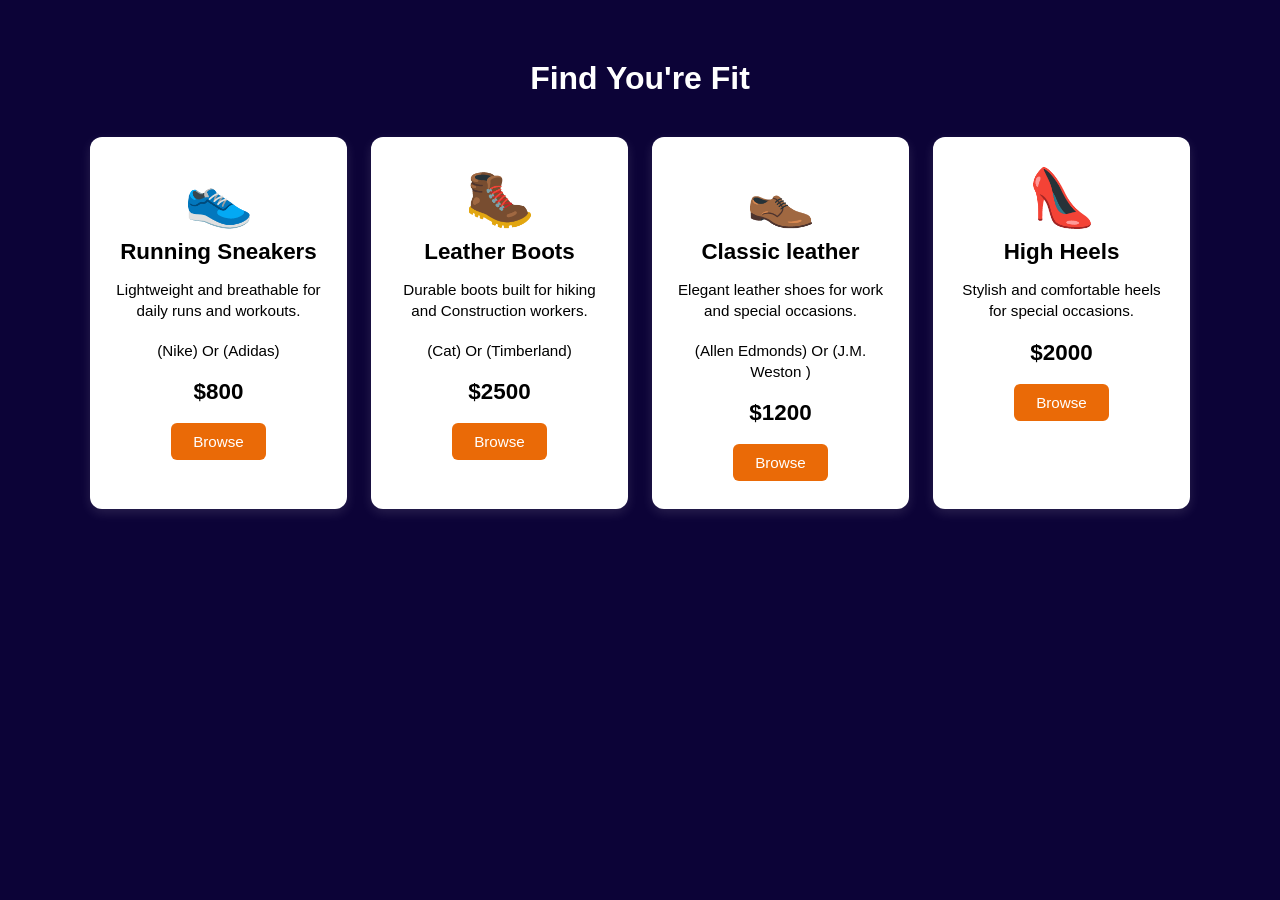
<file: index.html>
<!DOCTYPE html>
<html lang="en">
<head>
  <meta charset="UTF-8">
  <meta name="viewport" content="width=device-width, initial-scale=1.0">
  <title>Shoe Shop</title>
  <link rel="stylesheet" href="Test.css">
</head>
<body>

  <header>
    <h1>Find You're Fit</h1>
  </header>

  <main>
    <article>
      <span>👟</span>
      <h2>Running Sneakers</h2>
      <p>Lightweight and breathable for daily runs and workouts.</p>
      <p>(Nike) Or (Adidas)</p>
      <strong>$800</strong>
      <button>Browse</button>
    </article>

    <article>
      <span>🥾</span>
      <h2>Leather Boots</h2>
      <p>Durable boots built for hiking and Construction workers.</p>
      <p>(Cat) Or (Timberland) </p>
      <strong>$2500</strong>
      <button>Browse</button>
    </article>

    <article>
      <span>👞</span>
      <h2>Classic leather</h2>
      <p>Elegant leather shoes for work and special occasions.</p>
      <p>(Allen Edmonds) Or (J.M. Weston ) </p>
      <strong>$1200</strong>
      <button>Browse</button>
    </article>

    <article>
      <span>👠</span>
      <h2>High Heels</h2>
      <p>Stylish and comfortable heels for special occasions.</p>
      <strong>$2000</strong>
      <button>Browse</button>
    </article>
  </main>

</body>
</html>
</file>
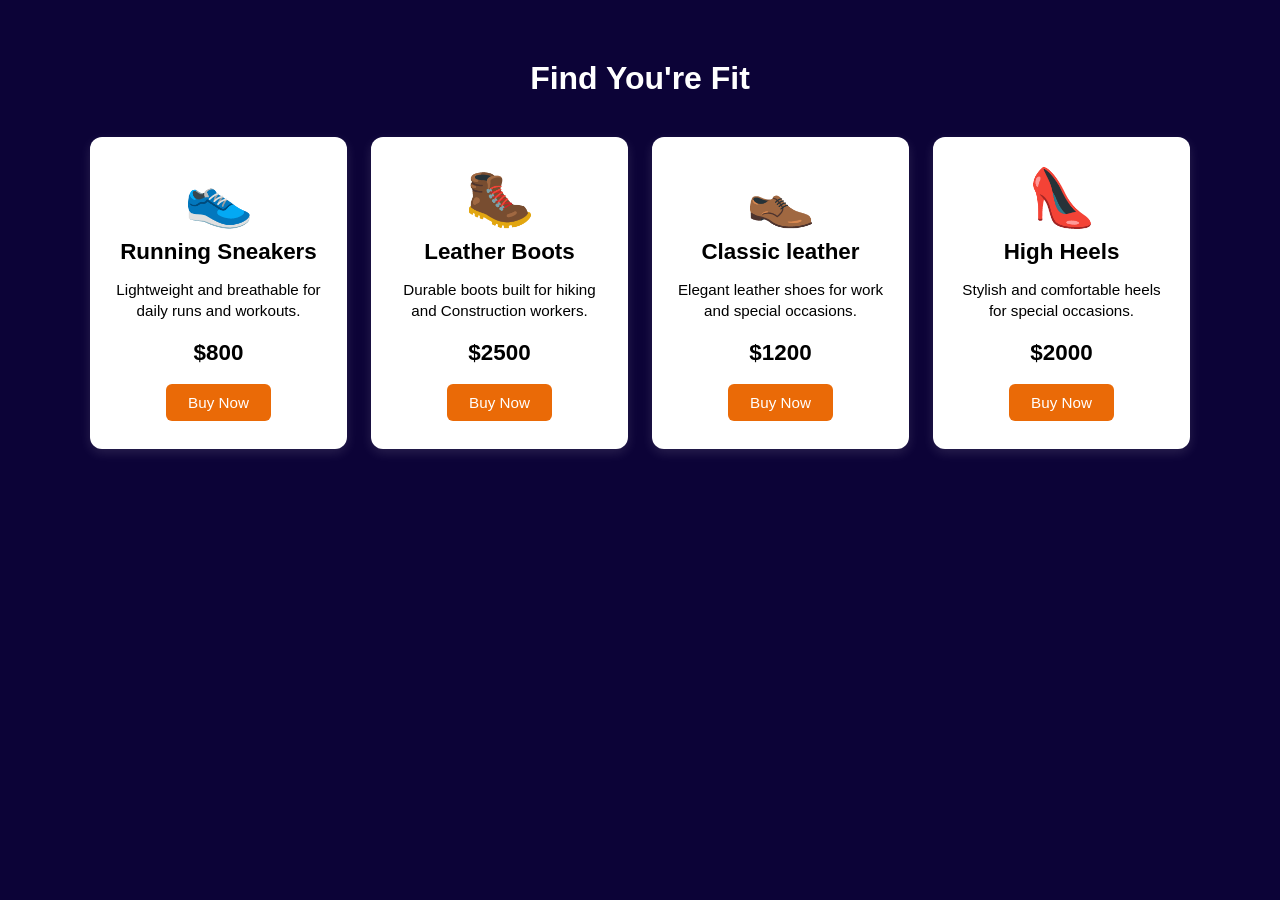
<file: Test.Html>
<!DOCTYPE html>
<html lang="en">
<head>
  <meta charset="UTF-8">
  <meta name="viewport" content="width=device-width, initial-scale=1.0">
  <title>Shoe Shop</title>
  <link rel="stylesheet" href="Test.css">
</head>
<body>

  <header>
    <h1>Find You're Fit</h1>
  </header>

  <main>
    <article>
      <span>👟</span>
      <h2>Running Sneakers</h2>
      <p>Lightweight and breathable for daily runs and workouts.</p>
      <strong>$800</strong>
      <button>Buy Now</button>
    </article>

    <article>
      <span>🥾</span>
      <h2>Leather Boots</h2>
      <p>Durable boots built for hiking and Construction workers.</p>
      <strong>$2500</strong>
      <button>Buy Now</button>
    </article>

    <article>
      <span>👞</span>
      <h2>Classic leather</h2>
      <p>Elegant leather shoes for work and special occasions.</p>
      <strong>$1200</strong>
      <button>Buy Now</button>
    </article>

    <article>
      <span>👠</span>
      <h2>High Heels</h2>
      <p>Stylish and comfortable heels for special occasions.</p>
      <strong>$2000</strong>
      <button>Buy Now</button>
    </article>
  </main>

</body>
</html>
</file>
<file: Test.css>
* {
  margin: 0;
  padding: 0;
  box-sizing: border-box;
}

body {
  font-family: Arial, Helvetica, sans-serif;
  background: #0c0337;
  color: #fff;
  min-height: 100vh;
  padding: 60px 20px;
}

header {
  text-align: center;
  margin-bottom: 40px;
}

h1 {
  font-size: 2rem;
  margin-bottom: 8px;
}

header p {
  color: #aaa;
  font-size: 1rem;
}

/* Grid layout for the cards */
main {
  max-width: 1100px;
  margin: 0 auto;
  display: grid;
  grid-template-columns: repeat(4, 1fr);
  gap: 24px;
}

/* Card */
article {
  background: #fff;
  color: #000;
  border-radius: 12px;
  padding: 28px 20px;
  text-align: center;
  box-shadow: 0 4px 12px rgba(255, 255, 255, 0.12);
}

/* Emoji icon */
article span {
  display: block;
  font-size: 3.5rem;
  margin-bottom: 8px;
}

article h2 {
  font-size: 1.4rem;
  margin-bottom: 14px;
}

article p {
  font-size: 0.95rem;
  line-height: 1.4;
  margin-bottom: 18px;
}

/* Price */
article strong {
  display: block;
  font-size: 1.4rem;
  margin-bottom: 18px;
}

/* Button */
article button {
  background: #ea6a07;
  color: #fff;
  border: none;
  padding: 10px 22px;
  border-radius: 6px;
  font-size: 0.95rem;
  cursor: pointer;
}

article button:hover {
  background: #444;
}

/* Tablet: 2 per row */
@media (max-width: 900px) {
  main {
    grid-template-columns: repeat(2, 1fr);
  }
}

/* Mobile: 1 per row */
@media (max-width: 520px) {
  main {
    grid-template-columns: 1fr;
  }

  h1 {
    font-size: 1.6rem;
  }
}
</file>
